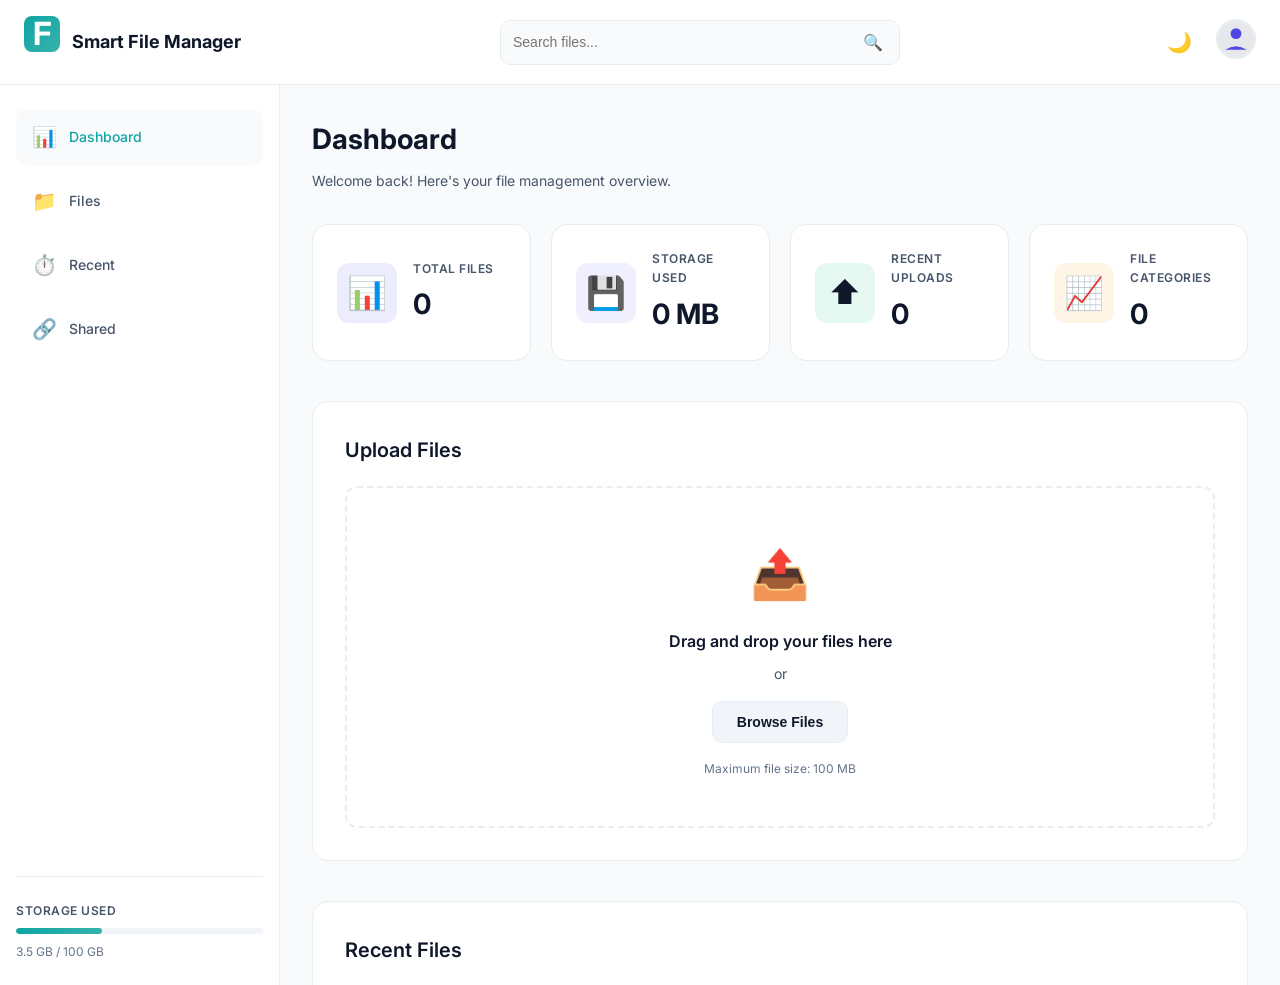
<file: frontend/index.html>
<!DOCTYPE html>
<html lang="en">

<head>
    <meta charset="UTF-8">
    <meta name="viewport" content="width=device-width, initial-scale=1.0">
    <meta name="theme-color" content="#0ea5a4">
    <title>Smart File Manager - Dashboard</title>
    <link href="https://fonts.googleapis.com/css2?family=Inter:wght@300;400;600;700;800&display=swap" rel="stylesheet">
    <link rel="stylesheet" href="style.css">
    <link rel="icon" type="image/svg+xml"
        href="data:image/svg+xml,<svg xmlns='http://www.w3.org/2000/svg' viewBox='0 0 100 100'><text y='75' font-size='75' fill='%230EA5A4'>F</text></svg>">
</head>

<body class="dashboard-page">
    <!-- Navigation -->
    <nav class="navbar">
        <div class="navbar-left">
            <div class="logo">
                <span class="logo-icon">F</span>
                <span class="logo-text">Smart File Manager</span>
            </div>
        </div>

        <div class="navbar-center">
            <div class="search-box">
                <input type="text" id="searchInput" placeholder="Search files...">
                <button type="button" onclick="performSearch()">🔍</button>
            </div>
        </div>

        <div class="navbar-right">
            <button type="button" class="btn-icon" onclick="toggleTheme()" title="Toggle theme">
                <span id="themeIcon">🌙</span>
            </button>
            <div class="user-menu">
                <button type="button" class="user-avatar" onclick="toggleUserMenu()">
                    <img src="data:image/svg+xml,<svg xmlns='http://www.w3.org/2000/svg' viewBox='0 0 100 100'><circle cx='50' cy='50' r='50' fill='%23e5e7eb'/><circle cx='50' cy='35' r='15' fill='%234F46E5'/><path d='M 20 80 Q 50 60 80 80' fill='%234F46E5'/></svg>"
                        alt="User">
                </button>
                <div class="dropdown-menu" id="userMenu">
                    <a href="#" class="menu-item">Profile</a>
                    <a href="#" class="menu-item">Settings</a>
                    <a href="#" class="menu-item">Help</a>
                    <hr>
                    <a href="#" class="menu-item" onclick="logout()">Logout</a>
                </div>
            </div>
        </div>
    </nav>

    <!-- Sidebar -->
    <aside class="sidebar">
        <div class="sidebar-menu">
            <a href="#" class="menu-item active" onclick="showSection('dashboard')">
                <span class="icon">📊</span>
                <span class="label">Dashboard</span>
            </a>
            <a href="#" class="menu-item" onclick="showSection('files')">
                <span class="icon">📁</span>
                <span class="label">Files</span>
            </a>
            <a href="#" class="menu-item" onclick="showSection('recent')">
                <span class="icon">⏱️</span>
                <span class="label">Recent</span>
            </a>
            <a href="#" class="menu-item" onclick="showSection('shared')">
                <span class="icon">🔗</span>
                <span class="label">Shared</span>
            </a>
        </div>

        <div class="sidebar-footer">
            <div class="storage-info">
                <p class="storage-label">Storage Used</p>
                <div class="storage-bar">
                    <div class="storage-used" id="storageUsed" style="width: 35%;"></div>
                </div>
                <p class="storage-text"><span id="usedStorage">3.5</span> GB / <span id="totalStorage">100</span> GB</p>
            </div>
        </div>
    </aside>

    <!-- Main Content -->
    <main class="main-content">
        <!-- Dashboard Section -->
        <section id="dashboardSection" class="content-section active">
            <div class="section-header">
                <h1>Dashboard</h1>
                <p>Welcome back! Here's your file management overview.</p>
            </div>

            <!-- Stats Grid -->
            <div class="stats-grid">
                <div class="stat-card">
                    <div class="stat-icon files">📊</div>
                    <div class="stat-info">
                        <p class="stat-label">Total Files</p>
                        <p class="stat-value" id="totalFiles">0</p>
                    </div>
                </div>

                <div class="stat-card">
                    <div class="stat-icon storage">💾</div>
                    <div class="stat-info">
                        <p class="stat-label">Storage Used</p>
                        <p class="stat-value" id="storageStat">0 MB</p>
                    </div>
                </div>

                <div class="stat-card">
                    <div class="stat-icon upload">⬆️</div>
                    <div class="stat-info">
                        <p class="stat-label">Recent Uploads</p>
                        <p class="stat-value" id="recentUploads">0</p>
                    </div>
                </div>

                <div class="stat-card">
                    <div class="stat-icon categories">📈</div>
                    <div class="stat-info">
                        <p class="stat-label">File Categories</p>
                        <p class="stat-value" id="fileCategories">0</p>
                    </div>
                </div>
            </div>

            <!-- Upload Section -->
            <div class="upload-section">
                <h2>Upload Files</h2>
                <div class="upload-area" id="uploadArea" ondrop="handleDrop(event)" ondragover="handleDragOver(event)"
                    ondragleave="handleDragLeave(event)">
                    <div class="upload-icon">📤</div>
                    <p class="upload-text">Drag and drop your files here</p>
                    <p class="upload-hint">or</p>
                    <button type="button" class="btn btn-secondary"
                        onclick="event.stopPropagation(); document.getElementById('fileInput').click()">
                        Browse Files
                    </button>
                    <input type="file" id="fileInput" multiple hidden onchange="handleFileSelect(event)">
                    <p class="upload-limit">Maximum file size: 100 MB</p>
                </div>

                <!-- Upload Progress -->
                <div id="uploadProgress" class="upload-progress" style="display: none;">
                    <div class="progress-item">
                        <p class="progress-filename" id="progressFilename">Uploading...</p>
                        <div class="progress-bar">
                            <div class="progress-fill" id="progressFill" style="width: 0%;"></div>
                        </div>
                        <p class="progress-text"><span id="progressPercent">0</span>%</p>
                    </div>
                </div>
            </div>

            <!-- Recent Files -->
            <div class="recent-section">
                <h2>Recent Files</h2>
                <div class="files-list" id="recentFilesList">
                    <div class="empty-state">
                        <p>No files uploaded yet</p>
                        <p>Start by uploading your first file above</p>
                    </div>
                </div>
            </div>
        </section>

        <!-- Files Section -->
        <section id="filesSection" class="content-section">
            <div class="section-header">
                <h1>Files</h1>
                <div class="section-controls">
                    <select id="sortBy" onchange="sortFiles(this.value)">
                        <option value="date">Sort by Date</option>
                        <option value="name">Sort by Name</option>
                        <option value="size">Sort by Size</option>
                    </select>
                </div>
            </div>

            <div class="files-container">
                <div class="files-grid" id="filesGrid">
                    <div class="empty-state">
                        <p>No files yet</p>
                    </div>
                </div>
            </div>
        </section>

        <!-- Recent Section -->
        <section id="recentSection" class="content-section">
            <div class="section-header">
                <h1>Recent Files</h1>
            </div>

            <div class="files-table">
                <table>
                    <thead>
                        <tr>
                            <th>Name</th>
                            <th>Size</th>
                            <th>Type</th>
                            <th>Uploaded</th>
                            <th>Actions</th>
                        </tr>
                    </thead>
                    <tbody id="recentTable">
                        <tr class="empty-row">
                            <td colspan="5">No recent files</td>
                        </tr>
                    </tbody>
                </table>
            </div>
        </section>

        <!-- Shared Section -->
        <section id="sharedSection" class="content-section">
            <div class="section-header">
                <h1>Shared Files</h1>
            </div>

            <div class="empty-state-large">
                <p>📤</p>
                <p>No shared files yet</p>
                <p>Share your files to collaborate with others</p>
            </div>
        </section>
    </main>

    <!-- Delete Confirmation Modal -->
    <div id="deleteModal" class="modal">
        <div class="modal-content">
            <div class="modal-header">
                <h2>Delete File?</h2>
                <button type="button" class="modal-close" onclick="closeDeleteModal()">×</button>
            </div>
            <div class="modal-body">
                <p>Are you sure you want to delete <strong id="deleteFileName"></strong>?</p>
                <p class="modal-warning">This action cannot be undone.</p>
            </div>
            <div class="modal-footer">
                <button type="button" class="btn btn-secondary" onclick="closeDeleteModal()">Cancel</button>
                <button type="button" class="btn btn-danger" onclick="confirmDelete()">Delete</button>
            </div>
        </div>
    </div>

    <!-- Toast Notifications -->
    <div id="toastContainer" class="toast-container"></div>

    <script src="script.js"></script>
</body>

</html>
</file>
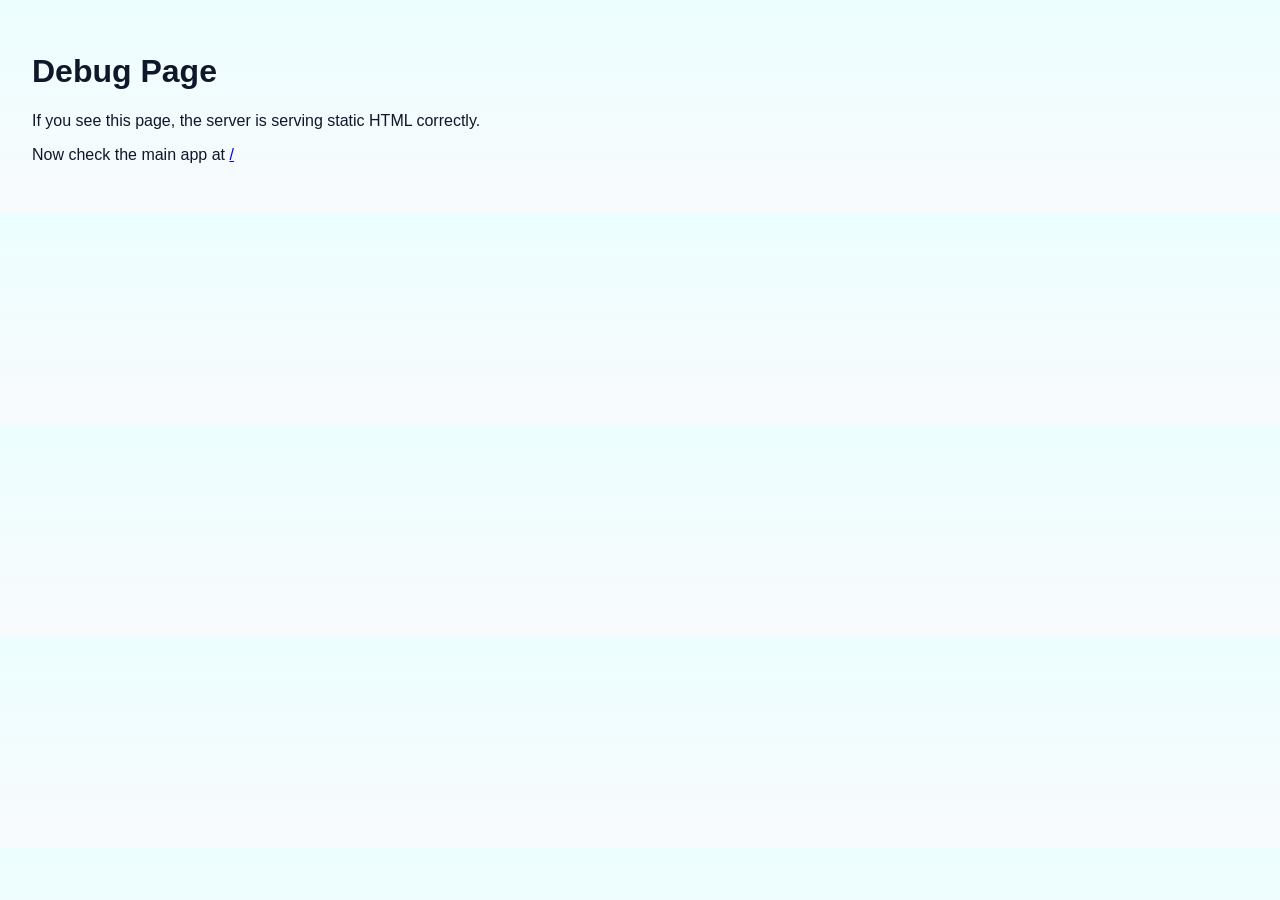
<file: frontend/debug.html>
<!doctype html>
<html>

<head>
    <meta charset="utf-8">
    <meta name="viewport" content="width=device-width,initial-scale=1">
    <title>Debug Page</title>
    <style>
        body {
            font-family: 'Inter', Arial, Helvetica, sans-serif;
            padding: 24px;
            background: linear-gradient(180deg, #ecfeff 0%, #f8fafc 100%);
            color: #0f172a;
        }
    </style>
</head>

<body>
    <h1>Debug Page</h1>
    <p>If you see this page, the server is serving static HTML correctly.</p>
    <p>Now check the main app at <a href="/">/</a></p>
</body>

</html>
</file>
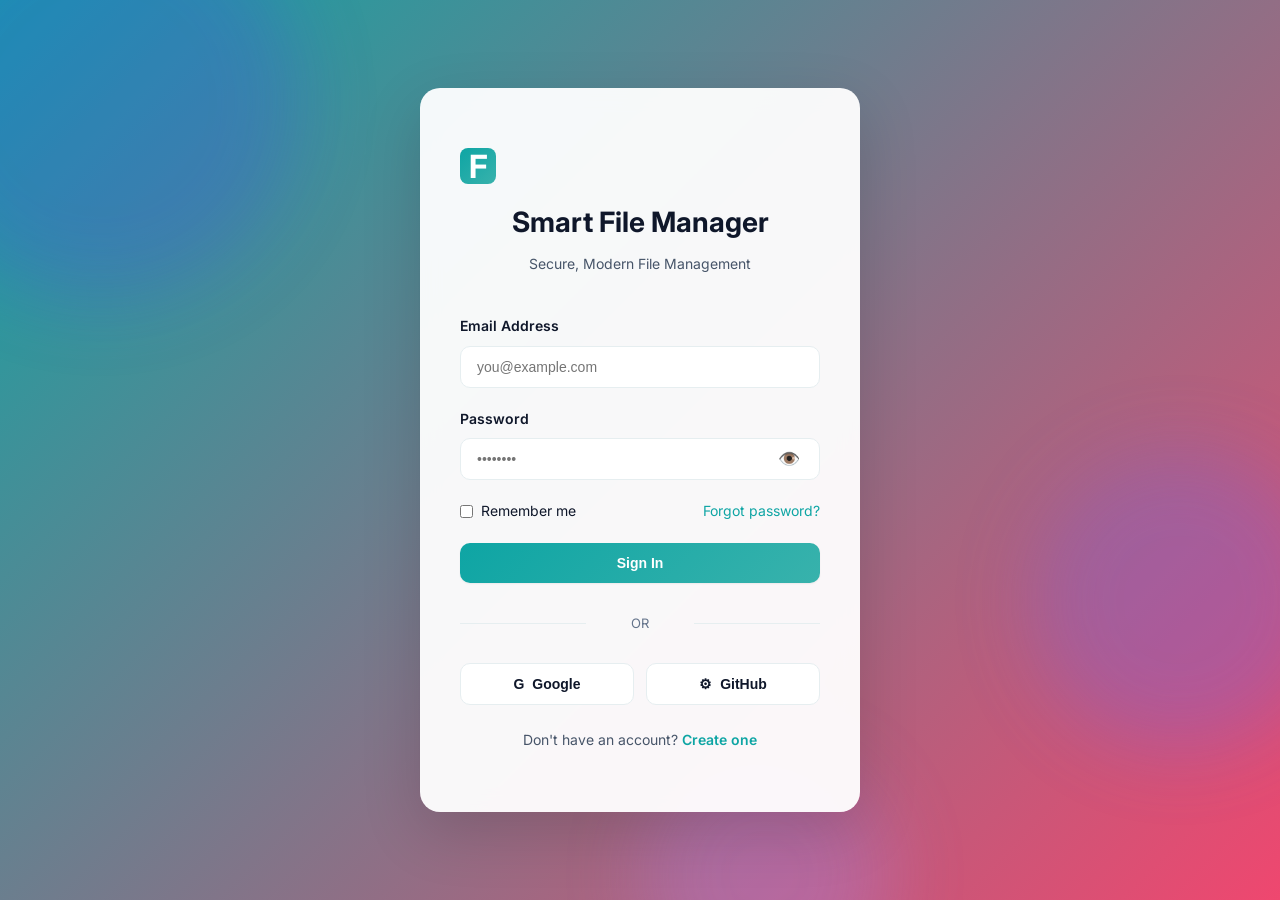
<file: frontend/login.html>
<!DOCTYPE html>
<html lang="en">

<head>
    <meta charset="UTF-8">
    <meta name="viewport" content="width=device-width, initial-scale=1.0">
    <meta name="theme-color" content="#0ea5a4">
    <title>Smart File Manager - Login</title>
    <link href="https://fonts.googleapis.com/css2?family=Inter:wght@300;400;600;700;800&display=swap" rel="stylesheet">
    <link rel="stylesheet" href="style.css">
    <link rel="icon" type="image/svg+xml"
        href="data:image/svg+xml,<svg xmlns='http://www.w3.org/2000/svg' viewBox='0 0 100 100'><text y='75' font-size='75' fill='%230EA5A4'>F</text></svg>">
</head>

<body class="auth-page">
    <div class="auth-container">
        <div class="auth-card">
            <div class="auth-header">
                <div class="logo-icon">F</div>
                <h1>Smart File Manager</h1>
                <p>Secure, Modern File Management</p>
            </div>

            <form id="loginForm" class="auth-form" onsubmit="handleLogin(event)">
                <div class="form-group">
                    <label for="email">Email Address</label>
                    <input type="email" id="email" name="email" required placeholder="you@example.com">
                </div>

                <div class="form-group">
                    <label for="password">Password</label>
                    <div class="password-input-group">
                        <input type="password" id="password" name="password" required placeholder="••••••••">
                        <button type="button" class="toggle-password" onclick="togglePasswordVisibility('password')">
                            <span id="toggleIcon">👁️</span>
                        </button>
                    </div>
                </div>

                <div class="form-options">
                    <label class="checkbox">
                        <input type="checkbox" id="rememberMe" name="rememberMe">
                        <span>Remember me</span>
                    </label>
                    <a href="#" class="forgot-link">Forgot password?</a>
                </div>

                <button type="submit" class="btn btn-primary btn-full">
                    <span class="btn-text">Sign In</span>
                    <span class="btn-loader"></span>
                </button>
            </form>

            <div class="auth-divider">OR</div>

            <div class="social-buttons">
                <button type="button" class="btn-social google">
                    <span>G</span> Google
                </button>
                <button type="button" class="btn-social github">
                    <span>⚙</span> GitHub
                </button>
            </div>

            <div class="auth-footer">
                <p>Don't have an account? <a href="signup.html" class="link">Create one</a></p>
            </div>
        </div>

        <div class="auth-background">
            <div class="gradient-blob blob-1"></div>
            <div class="gradient-blob blob-2"></div>
            <div class="gradient-blob blob-3"></div>
        </div>
    </div>

    <script src="script.js"></script>
</body>

</html>
</file>
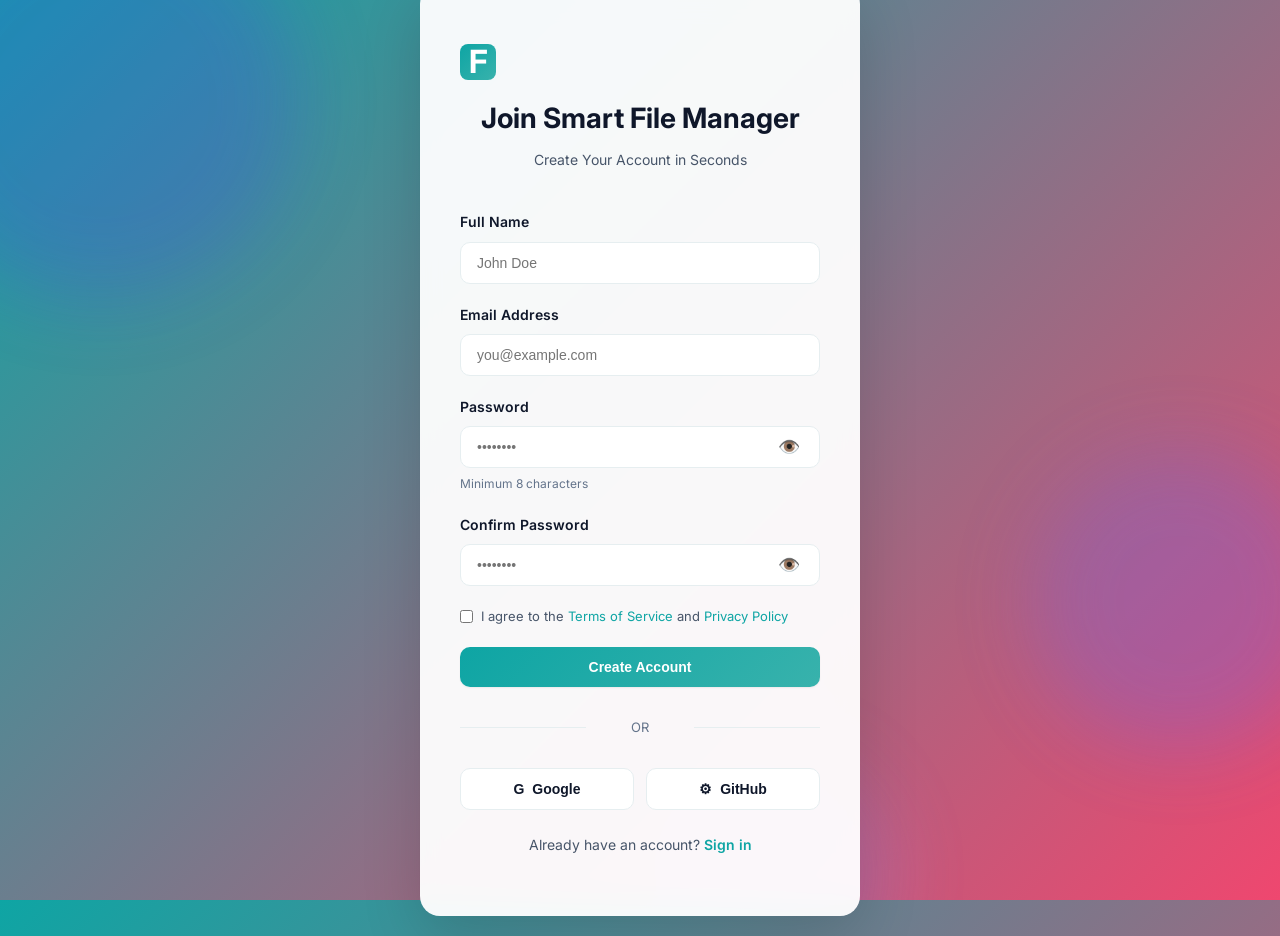
<file: frontend/signup.html>
<!DOCTYPE html>
<html lang="en">

<head>
    <meta charset="UTF-8">
    <meta name="viewport" content="width=device-width, initial-scale=1.0">
    <meta name="theme-color" content="#0ea5a4">
    <title>Smart File Manager - Sign Up</title>
    <link href="https://fonts.googleapis.com/css2?family=Inter:wght@300;400;600;700;800&display=swap" rel="stylesheet">
    <link rel="stylesheet" href="style.css">
    <link rel="icon" type="image/svg+xml"
        href="data:image/svg+xml,<svg xmlns='http://www.w3.org/2000/svg' viewBox='0 0 100 100'><text y='75' font-size='75' fill='%230EA5A4'>F</text></svg>">
</head>

<body class="auth-page">
    <div class="auth-container">
        <div class="auth-card">
            <div class="auth-header">
                <div class="logo-icon">F</div>
                <h1>Join Smart File Manager</h1>
                <p>Create Your Account in Seconds</p>
            </div>

            <form id="signupForm" class="auth-form" onsubmit="handleSignup(event)">
                <div class="form-group">
                    <label for="name">Full Name</label>
                    <input type="text" id="name" name="name" required placeholder="John Doe">
                </div>

                <div class="form-group">
                    <label for="email">Email Address</label>
                    <input type="email" id="email" name="email" required placeholder="you@example.com">
                </div>

                <div class="form-group">
                    <label for="password">Password</label>
                    <div class="password-input-group">
                        <input type="password" id="password" name="password" required placeholder="••••••••">
                        <button type="button" class="toggle-password" onclick="togglePasswordVisibility('password')">
                            <span id="toggleIcon">👁️</span>
                        </button>
                    </div>
                    <small class="password-hint">Minimum 8 characters</small>
                </div>

                <div class="form-group">
                    <label for="confirmPassword">Confirm Password</label>
                    <div class="password-input-group">
                        <input type="password" id="confirmPassword" name="confirmPassword" required
                            placeholder="••••••••">
                        <button type="button" class="toggle-password"
                            onclick="togglePasswordVisibility('confirmPassword')">
                            <span id="toggleIcon">👁️</span>
                        </button>
                    </div>
                </div>

                <label class="checkbox terms">
                    <input type="checkbox" id="terms" name="terms" required>
                    <span>I agree to the <a href="#" class="link">Terms of Service</a> and <a href="#"
                            class="link">Privacy Policy</a></span>
                </label>

                <button type="submit" class="btn btn-primary btn-full">
                    <span class="btn-text">Create Account</span>
                    <span class="btn-loader"></span>
                </button>
            </form>

            <div class="auth-divider">OR</div>

            <div class="social-buttons">
                <button type="button" class="btn-social google">
                    <span>G</span> Google
                </button>
                <button type="button" class="btn-social github">
                    <span>⚙</span> GitHub
                </button>
            </div>

            <div class="auth-footer">
                <p>Already have an account? <a href="login.html" class="link">Sign in</a></p>
            </div>
        </div>

        <div class="auth-background">
            <div class="gradient-blob blob-1"></div>
            <div class="gradient-blob blob-2"></div>
            <div class="gradient-blob blob-3"></div>
        </div>
    </div>

    <script src="script.js"></script>
</body>

</html>
</file>
<file: frontend/style.css>
/* ===========================
   SMART FILE MANAGER CSS
   Modern, Professional Design
   =========================== */

/* CSS Variables for theming */
:root {
  /* Primary (teal) and accent (coral) modern palette */
  --primary-color: #0ea5a4;
  --primary-dark: #0b9a92;
  --primary-light: #38b2ac;
  --accent-color: #ef476f;
  --secondary-color: #64748b;
  --danger-color: #ef4444;
  --warning-color: #f59e0b;
  --info-color: #3b82f6;

  --text-primary: #0f172a;
  --text-secondary: #475569;
  --text-tertiary: #64748b;
  --bg-primary: #ffffff;
  --bg-secondary: #f8fafc;
  --bg-tertiary: #f1f5f9;
  --border-color: #e6eef0;
  --shadow-sm: 0 1px 2px rgba(2,6,23,0.06);
  --shadow-md: 0 6px 18px rgba(2,6,23,0.08);
  --shadow-lg: 0 12px 30px rgba(2,6,23,0.09);
  --shadow-xl: 0 24px 50px rgba(2,6,23,0.10);

  --transition: all 0.25s cubic-bezier(.4,0,.2,1);
}

/* Debug overrides removed - restoring original layout styles */

/* EMERGENCY: ensure layout containers have height and grid layout */
html,
body {
  height: 100% !important;
}

.dashboard-page {
  display: grid !important;
  grid-template-columns: 280px 1fr !important;
  grid-template-rows: auto 1fr !important;
  min-height: 100vh !important;
}

main,
.main-content {
  min-height: 100vh !important;
}

/* Dark Mode */
body.dark-mode {
  --text-primary: #f9fafb;
  --text-secondary: #d1d5db;
  --text-tertiary: #9ca3af;
  --bg-primary: #111827;
  --bg-secondary: #1f2937;
  --bg-tertiary: #374151;
  --border-color: #4b5563;
}

/* ===========================
   GLOBAL STYLES
   =========================== */

* {
  margin: 0;
  padding: 0;
  box-sizing: border-box;
}

html {
  scroll-behavior: smooth;
}

body {
  font-family: 'Inter', -apple-system, BlinkMacSystemFont, "Segoe UI", Roboto, Oxygen, Ubuntu, Cantarell, sans-serif;
  background-color: var(--bg-secondary);
  color: var(--text-primary);
  transition: var(--transition);
  line-height: 1.6;
}

/* Buttons (modern, elevated) */
.btn {
  display: inline-flex;
  align-items: center;
  gap: 8px;
  padding: 10px 14px;
  border-radius: 10px;
  font-weight: 600;
  cursor: pointer;
  transition: var(--transition);
  border: 1px solid transparent;
}

.btn-primary {
  background: linear-gradient(90deg, var(--primary-color), var(--primary-light));
  color: #fff;
  box-shadow: var(--shadow-sm);
  border: none;
}

.btn-primary:hover { transform: translateY(-2px); box-shadow: var(--shadow-md); }

.btn-secondary {
  background: transparent;
  color: var(--text-primary);
  border: 1px solid var(--border-color);
}

.btn-danger { background: var(--danger-color); color: #fff; }

.btn-full { width: 100%; }

/* ===========================
   AUTHENTICATION PAGES
   =========================== */

.auth-page {
  display: flex;
  justify-content: center;
  align-items: center;
  min-height: 100vh;
  background: linear-gradient(135deg, var(--primary-color) 0%, var(--accent-color) 100%);
}

.auth-container {
  position: relative;
  width: 100%;
  max-width: 480px;
  padding: 20px;
}

.auth-background {
  position: fixed;
  top: 0;
  left: 0;
  width: 100%;
  height: 100%;
  overflow: hidden;
  z-index: -1;
}

.gradient-blob {
  position: absolute;
  filter: blur(40px);
  opacity: 0.7;
  border-radius: 50%;
  animation: float 8s infinite ease-in-out;
}

.blob-1 {
  width: 400px;
  height: 400px;
  background: rgba(79, 70, 229, 0.4);
  top: -100px;
  left: -100px;
  animation-delay: 0s;
}

.blob-2 {
  width: 300px;
  height: 300px;
  background: rgba(99, 102, 241, 0.4);
  top: 50%;
  right: -50px;
  animation-delay: 2s;
}

.blob-3 {
  width: 250px;
  height: 250px;
  background: rgba(167, 139, 250, 0.4);
  bottom: -100px;
  left: 50%;
  animation-delay: 4s;
}

@keyframes float {
  0%,
  100% {
    transform: translate(0, 0);
  }
  50% {
    transform: translate(30px, -30px);
  }
}

.auth-card {
  background: rgba(255, 255, 255, 0.95);
  backdrop-filter: blur(10px);
  border-radius: 20px;
  padding: 60px 40px;
  box-shadow: 0 20px 60px rgba(0, 0, 0, 0.15);
  animation: slideIn 0.5s ease;
  z-index: 1;
}

@keyframes slideIn {
  from {
    opacity: 0;
    transform: translateY(30px);
  }
  to {
    opacity: 1;
    transform: translateY(0);
  }
}

.auth-header {
  text-align: center;
  margin-bottom: 40px;
}

.logo-icon {
  display: inline-flex;
  align-items: center;
  justify-content: center;
  width: 60px;
  height: 60px;
  background: linear-gradient(135deg, var(--primary-color), var(--accent-color));
  color: white;
  font-size: 32px;
  font-weight: 700;
  border-radius: 12px;
  margin-bottom: 16px;
}

.auth-header h1 {
  font-size: 28px;
  font-weight: 700;
  margin-bottom: 8px;
  color: var(--text-primary);
}

.auth-header p {
  color: var(--text-secondary);
  font-size: 14px;
}

.auth-form {
  margin-bottom: 24px;
}

.form-group {
  margin-bottom: 20px;
}

.form-group label {
  display: block;
  font-size: 14px;
  font-weight: 600;
  margin-bottom: 8px;
  color: var(--text-primary);
}

.form-group input,
.form-group select {
  width: 100%;
  padding: 12px 16px;
  border: 1px solid var(--border-color);
  border-radius: 10px;
  font-size: 14px;
  background: var(--bg-primary);
  color: var(--text-primary);
  transition: var(--transition);
}

.form-group input:focus,
.form-group select:focus {
  outline: none;
  border-color: var(--primary-color);
  box-shadow: 0 0 0 3px rgba(79, 70, 229, 0.1);
}

.password-input-group {
  position: relative;
  display: flex;
  align-items: center;
}

.password-input-group input {
  flex: 1;
  padding-right: 45px;
}

.toggle-password {
  position: absolute;
  right: 12px;
  background: none;
  border: none;
  cursor: pointer;
  font-size: 18px;
  padding: 8px;
  transition: var(--transition);
}

.toggle-password:hover {
  transform: scale(1.1);
}

.password-hint {
  display: block;
  font-size: 12px;
  color: var(--text-tertiary);
  margin-top: 6px;
}

.form-options {
  display: flex;
  justify-content: space-between;
  align-items: center;
  margin-bottom: 20px;
  font-size: 14px;
}

.checkbox {
  display: flex;
  align-items: center;
  cursor: pointer;
  user-select: none;
}

.checkbox input {
  width: auto;
  margin-right: 8px;
  cursor: pointer;
}

.checkbox.terms {
  margin-bottom: 20px;
}

.checkbox.terms span {
  font-size: 13px;
  color: var(--text-secondary);
}

.forgot-link {
  color: var(--primary-color);
  text-decoration: none;
  transition: var(--transition);
}

.forgot-link:hover {
  color: var(--primary-dark);
  text-decoration: underline;
}

.auth-divider {
  text-align: center;
  margin: 30px 0;
  position: relative;
  color: var(--text-tertiary);
  font-size: 13px;
}

.auth-divider::before {
  content: "";
  position: absolute;
  left: 0;
  top: 50%;
  width: 35%;
  height: 1px;
  background: var(--border-color);
}

.auth-divider::after {
  content: "";
  position: absolute;
  right: 0;
  top: 50%;
  width: 35%;
  height: 1px;
  background: var(--border-color);
}

.social-buttons {
  display: grid;
  grid-template-columns: 1fr 1fr;
  gap: 12px;
  margin-bottom: 24px;
}

.btn-social {
  padding: 12px 16px;
  border: 1px solid var(--border-color);
  border-radius: 10px;
  background: var(--bg-primary);
  color: var(--text-primary);
  cursor: pointer;
  font-size: 14px;
  font-weight: 600;
  transition: var(--transition);
  display: flex;
  align-items: center;
  justify-content: center;
  gap: 8px;
}

.btn-social:hover {
  background: var(--bg-tertiary);
  border-color: var(--primary-color);
  transform: translateY(-2px);
}

.btn-social span {
  font-weight: 700;
}

.auth-footer {
  text-align: center;
  font-size: 14px;
  color: var(--text-secondary);
}

.auth-footer .link {
  color: var(--primary-color);
  text-decoration: none;
  font-weight: 600;
  transition: var(--transition);
}

.auth-footer .link:hover {
  color: var(--primary-dark);
}

/* ===========================
   BUTTONS
   =========================== */

.btn {
  padding: 12px 24px;
  border: none;
  border-radius: 10px;
  font-size: 14px;
  font-weight: 600;
  cursor: pointer;
  transition: var(--transition);
  display: inline-flex;
  align-items: center;
  justify-content: center;
  gap: 8px;
  position: relative;
  overflow: hidden;
}

.btn-primary {
  background: linear-gradient(
    135deg,
    var(--primary-color),
    var(--primary-light)
  );
  color: white;
}

.btn-primary:hover {
  transform: translateY(-2px);
  box-shadow: 0 10px 20px rgba(79, 70, 229, 0.3);
}

.btn-primary:active {
  transform: translateY(0);
}

.btn-secondary {
  background: var(--bg-tertiary);
  color: var(--text-primary);
  border: 1px solid var(--border-color);
}

.btn-secondary:hover {
  background: var(--border-color);
  transform: translateY(-2px);
}

.btn-danger {
  background: var(--danger-color);
  color: white;
}

.btn-danger:hover {
  background: #dc2626;
  transform: translateY(-2px);
}

.btn-full {
  width: 100%;
}

.btn-icon {
  background: none;
  border: none;
  cursor: pointer;
  font-size: 20px;
  padding: 8px;
  border-radius: 8px;
  transition: var(--transition);
}

.btn-icon:hover {
  background: var(--bg-tertiary);
}

.btn-text {
  display: flex;
}

.btn-loader {
  display: none;
  width: 16px;
  height: 16px;
  border: 2px solid rgba(255, 255, 255, 0.3);
  border-top-color: white;
  border-radius: 50%;
  animation: spin 0.6s linear infinite;
}

.btn.loading .btn-text {
  display: none;
}

.btn.loading .btn-loader {
  display: flex;
}

@keyframes spin {
  to {
    transform: rotate(360deg);
  }
}

/* ===========================
   DASHBOARD LAYOUT
   =========================== */

.dashboard-page {
  display: grid;
  grid-template-columns: 280px 1fr;
  grid-template-rows: auto 1fr;
  min-height: 100vh;
  gap: 0;
}

/* Navigation Bar */
.navbar {
  grid-column: 1 / -1;
  display: flex;
  justify-content: space-between;
  align-items: center;
  padding: 16px 24px;
  background: var(--bg-primary);
  border-bottom: 1px solid var(--border-color);
  gap: 24px;
  position: sticky;
  top: 0;
  z-index: 100;
}

.navbar-left {
  flex: 0 0 auto;
}

.logo {
  display: flex;
  align-items: center;
  gap: 12px;
  text-decoration: none;
  color: var(--text-primary);
  font-weight: 700;
  font-size: 18px;
  transition: var(--transition);
}

.logo:hover {
  color: var(--primary-color);
}

.logo-icon {
  display: flex;
  align-items: center;
  justify-content: center;
  width: 36px;
  height: 36px;
  background: linear-gradient(
    135deg,
    var(--primary-color),
    var(--primary-light)
  );
  color: white;
  border-radius: 8px;
  font-weight: bold;
}

.navbar-center {
  flex: 1;
  max-width: 400px;
}

.search-box {
  display: flex;
  align-items: center;
  background: var(--bg-secondary);
  border: 1px solid var(--border-color);
  border-radius: 10px;
  padding: 8px 12px;
  gap: 8px;
}

.search-box input {
  flex: 1;
  background: none;
  border: none;
  outline: none;
  color: var(--text-primary);
  font-size: 14px;
}

.search-box button {
  background: none;
  border: none;
  cursor: pointer;
  font-size: 16px;
  padding: 4px;
}

.navbar-right {
  display: flex;
  align-items: center;
  gap: 16px;
}

.user-menu {
  position: relative;
}

.user-avatar {
  width: 40px;
  height: 40px;
  border-radius: 50%;
  background: var(--bg-secondary);
  border: 2px solid var(--border-color);
  cursor: pointer;
  overflow: hidden;
  transition: var(--transition);
}

.user-avatar:hover {
  border-color: var(--primary-color);
}

.user-avatar img {
  width: 100%;
  height: 100%;
  object-fit: cover;
}

.dropdown-menu {
  position: absolute;
  top: 100%;
  right: 0;
  background: var(--bg-primary);
  border: 1px solid var(--border-color);
  border-radius: 10px;
  box-shadow: var(--shadow-lg);
  min-width: 200px;
  margin-top: 8px;
  z-index: 1000;
  opacity: 0;
  visibility: hidden;
  transform: translateY(-10px);
  transition: var(--transition);
}

.dropdown-menu.open {
  opacity: 1;
  visibility: visible;
  transform: translateY(0);
}

.menu-item {
  display: block;
  padding: 12px 16px;
  color: var(--text-primary);
  text-decoration: none;
  font-size: 14px;
  transition: var(--transition);
  border: none;
  background: none;
  cursor: pointer;
  width: 100%;
  text-align: left;
}

.menu-item:hover {
  background: var(--bg-secondary);
  color: var(--primary-color);
}

.dropdown-menu hr {
  margin: 8px 0;
  border: none;
  border-top: 1px solid var(--border-color);
}

/* Sidebar */
.sidebar {
  grid-row: 2;
  grid-column: 1;
  background: var(--bg-primary);
  border-right: 1px solid var(--border-color);
  display: flex;
  flex-direction: column;
  padding: 24px 16px;
  gap: 24px;
}

.sidebar-menu {
  display: flex;
  flex-direction: column;
  gap: 8px;
}

.sidebar .menu-item {
  display: flex;
  align-items: center;
  gap: 12px;
  padding: 12px 16px;
  border-radius: 10px;
  color: var(--text-secondary);
  text-decoration: none;
  transition: var(--transition);
  border: none;
  background: none;
  cursor: pointer;
  font-size: 14px;
  font-weight: 500;
}

.sidebar .menu-item:hover,
.sidebar .menu-item.active {
  background: var(--bg-secondary);
  color: var(--primary-color);
}

.sidebar .menu-item .icon {
  font-size: 20px;
}

.sidebar .menu-item .label {
  flex: 1;
}

.sidebar-footer {
  margin-top: auto;
  padding-top: 24px;
  border-top: 1px solid var(--border-color);
}

.storage-info {
  display: flex;
  flex-direction: column;
  gap: 8px;
}

.storage-label {
  font-size: 12px;
  font-weight: 600;
  color: var(--text-secondary);
  text-transform: uppercase;
  letter-spacing: 0.5px;
}

.storage-bar {
  height: 6px;
  background: var(--bg-tertiary);
  border-radius: 3px;
  overflow: hidden;
}

.storage-used {
  height: 100%;
  background: linear-gradient(
    90deg,
    var(--primary-color),
    var(--primary-light)
  );
  border-radius: 3px;
  transition: width 0.3s ease;
}

.storage-text {
  font-size: 12px;
  color: var(--text-tertiary);
}

/* Main Content */
.main-content {
  grid-row: 2;
  grid-column: 2;
  padding: 32px;
  overflow-y: auto;
  background: var(--bg-secondary);
}

.content-section {
  display: none;
  animation: fadeIn 0.3s ease;
}

.content-section.active {
  display: block;
}

@keyframes fadeIn {
  from {
    opacity: 0;
    transform: translateY(10px);
  }
  to {
    opacity: 1;
    transform: translateY(0);
  }
}

.section-header {
  margin-bottom: 32px;
}

.section-header h1 {
  font-size: 28px;
  font-weight: 700;
  margin-bottom: 8px;
}

.section-header p {
  color: var(--text-secondary);
  font-size: 14px;
}

.section-controls {
  display: flex;
  gap: 12px;
  margin-top: 16px;
}

.section-controls select {
  padding: 8px 12px;
  border: 1px solid var(--border-color);
  border-radius: 8px;
  background: var(--bg-primary);
  color: var(--text-primary);
  font-size: 14px;
  cursor: pointer;
}

/* Stats Grid */
.stats-grid {
  display: grid;
  grid-template-columns: repeat(auto-fit, minmax(200px, 1fr));
  gap: 20px;
  margin-bottom: 40px;
}

.stat-card {
  background: var(--bg-primary);
  border: 1px solid var(--border-color);
  border-radius: 16px;
  padding: 24px;
  display: flex;
  align-items: center;
  gap: 16px;
  transition: var(--transition);
}

.stat-card:hover {
  border-color: var(--primary-color);
  box-shadow: var(--shadow-md);
  transform: translateY(-4px);
}

.stat-icon {
  font-size: 32px;
  width: 60px;
  height: 60px;
  display: flex;
  align-items: center;
  justify-content: center;
  border-radius: 12px;
  flex-shrink: 0;
}

.stat-icon.files {
  background: rgba(79, 70, 229, 0.1);
}

.stat-icon.storage {
  background: rgba(99, 102, 241, 0.1);
}

.stat-icon.upload {
  background: rgba(16, 185, 129, 0.1);
}

.stat-icon.categories {
  background: rgba(245, 158, 11, 0.1);
}

.stat-info {
  flex: 1;
}

.stat-label {
  font-size: 12px;
  color: var(--text-secondary);
  text-transform: uppercase;
  letter-spacing: 0.5px;
  margin-bottom: 4px;
  font-weight: 600;
}

.stat-value {
  font-size: 28px;
  font-weight: 700;
  color: var(--text-primary);
}

/* Upload Section */
.upload-section {
  background: var(--bg-primary);
  border-radius: 16px;
  padding: 32px;
  margin-bottom: 40px;
  border: 1px solid var(--border-color);
}

.upload-section h2 {
  font-size: 20px;
  font-weight: 600;
  margin-bottom: 20px;
}

.upload-area {
  border: 2px dashed var(--border-color);
  border-radius: 12px;
  padding: 48px 24px;
  text-align: center;
  transition: var(--transition);
  cursor: pointer;
}

.upload-area:hover,
.upload-area.dragover {
  border-color: var(--primary-color);
  background: rgba(79, 70, 229, 0.05);
}

.upload-icon {
  font-size: 48px;
  margin-bottom: 16px;
  animation: bounce 2s infinite;
}

@keyframes bounce {
  0%,
  100% {
    transform: translateY(0);
  }
  50% {
    transform: translateY(-10px);
  }
}

.upload-text {
  font-size: 16px;
  font-weight: 600;
  color: var(--text-primary);
  margin-bottom: 8px;
}

.upload-hint {
  font-size: 14px;
  color: var(--text-secondary);
  margin-bottom: 16px;
}

.upload-limit {
  font-size: 12px;
  color: var(--text-tertiary);
  margin-top: 16px;
}

.upload-progress {
  margin-top: 20px;
}

.progress-item {
  background: var(--bg-secondary);
  border-radius: 12px;
  padding: 16px;
  margin-bottom: 12px;
}

.progress-filename {
  font-size: 14px;
  font-weight: 600;
  margin-bottom: 8px;
  color: var(--text-primary);
}

.progress-bar {
  height: 6px;
  background: var(--bg-tertiary);
  border-radius: 3px;
  overflow: hidden;
  margin-bottom: 8px;
}

.progress-fill {
  height: 100%;
  background: linear-gradient(
    90deg,
    var(--primary-color),
    var(--primary-light)
  );
  border-radius: 3px;
  transition: width 0.3s ease;
}

.progress-text {
  font-size: 12px;
  color: var(--text-secondary);
  text-align: right;
}

/* Recent Section */
.recent-section {
  background: var(--bg-primary);
  border-radius: 16px;
  padding: 32px;
  border: 1px solid var(--border-color);
}

.recent-section h2 {
  font-size: 20px;
  font-weight: 600;
  margin-bottom: 20px;
}

.files-list {
  display: grid;
  grid-template-columns: repeat(auto-fill, minmax(160px, 1fr));
  gap: 16px;
}

.file-card {
  background: var(--bg-secondary);
  border: 1px solid var(--border-color);
  border-radius: 12px;
  padding: 16px;
  text-align: center;
  transition: var(--transition);
  position: relative;
  group: group;
}

.file-card:hover {
  border-color: var(--primary-color);
  box-shadow: var(--shadow-md);
  transform: translateY(-4px);
}

.file-icon {
  font-size: 32px;
  margin-bottom: 12px;
}

.file-name {
  font-size: 13px;
  font-weight: 600;
  color: var(--text-primary);
  word-break: break-word;
  margin-bottom: 8px;
  display: -webkit-box;
  -webkit-line-clamp: 2;
  -webkit-box-orient: vertical;
  overflow: hidden;
}

.file-size {
  font-size: 12px;
  color: var(--text-tertiary);
  margin-bottom: 12px;
}

.file-actions {
  display: flex;
  gap: 6px;
  justify-content: center;
}

.file-action-btn {
  background: none;
  border: none;
  cursor: pointer;
  font-size: 16px;
  padding: 6px;
  border-radius: 6px;
  transition: var(--transition);
  opacity: 1;
}

.file-action-btn:hover {
  background: var(--bg-tertiary);
  transform: scale(1.1);
}

/* Files Grid */
.files-container {
  background: var(--bg-primary);
  border-radius: 16px;
  padding: 32px;
  border: 1px solid var(--border-color);
}

.files-grid {
  display: grid;
  grid-template-columns: repeat(auto-fill, minmax(200px, 1fr));
  gap: 20px;
}

/* Files Table */
.files-table {
  background: var(--bg-primary);
  border-radius: 16px;
  padding: 24px;
  border: 1px solid var(--border-color);
  overflow-x: auto;
}

table {
  width: 100%;
  border-collapse: collapse;
}

thead {
  background: var(--bg-secondary);
}

th {
  padding: 12px 16px;
  text-align: left;
  font-size: 13px;
  font-weight: 600;
  color: var(--text-secondary);
  text-transform: uppercase;
  letter-spacing: 0.5px;
  border-bottom: 1px solid var(--border-color);
}

td {
  padding: 16px;
  border-bottom: 1px solid var(--border-color);
  font-size: 14px;
  color: var(--text-primary);
}

tbody tr:hover {
  background: var(--bg-secondary);
}

.empty-row {
  text-align: center;
  color: var(--text-secondary);
}

.empty-state {
  text-align: center;
  padding: 48px 24px;
  color: var(--text-secondary);
}

.empty-state p:first-child {
  font-size: 18px;
  font-weight: 600;
  margin-bottom: 8px;
}

.empty-state p:last-child {
  font-size: 14px;
  color: var(--text-tertiary);
}

.empty-state-large {
  text-align: center;
  padding: 96px 24px;
  color: var(--text-secondary);
}

.empty-state-large p:first-child {
  font-size: 64px;
  margin-bottom: 16px;
}

.empty-state-large p:nth-child(2) {
  font-size: 20px;
  font-weight: 600;
  margin-bottom: 8px;
}

.empty-state-large p:last-child {
  font-size: 14px;
  color: var(--text-tertiary);
}

/* Modal */
.modal {
  position: fixed;
  top: 0;
  left: 0;
  width: 100%;
  height: 100%;
  background: rgba(0, 0, 0, 0.5);
  display: flex;
  align-items: center;
  justify-content: center;
  z-index: 2000;
  opacity: 0;
  visibility: hidden;
  transition: var(--transition);
}

.modal.open {
  opacity: 1;
  visibility: visible;
}

.modal-content {
  background: var(--bg-primary);
  border-radius: 16px;
  width: 90%;
  max-width: 400px;
  animation: slideUp 0.3s ease;
  box-shadow: var(--shadow-xl);
}

@keyframes slideUp {
  from {
    opacity: 0;
    transform: translateY(30px);
  }
  to {
    opacity: 1;
    transform: translateY(0);
  }
}

.modal-header {
  display: flex;
  justify-content: space-between;
  align-items: center;
  padding: 24px;
  border-bottom: 1px solid var(--border-color);
}

.modal-header h2 {
  font-size: 18px;
  font-weight: 700;
}

.modal-close {
  background: none;
  border: none;
  font-size: 24px;
  cursor: pointer;
  color: var(--text-secondary);
  transition: var(--transition);
  padding: 0;
  width: 32px;
  height: 32px;
  display: flex;
  align-items: center;
  justify-content: center;
}

.modal-close:hover {
  color: var(--text-primary);
}

.modal-body {
  padding: 24px;
}

.modal-body p {
  margin-bottom: 8px;
  font-size: 14px;
  color: var(--text-primary);
}

.modal-warning {
  color: var(--warning-color);
  font-weight: 600;
  margin-top: 12px;
}

.modal-footer {
  display: flex;
  gap: 12px;
  padding: 24px;
  border-top: 1px solid var(--border-color);
  justify-content: flex-end;
}

/* Toast Notifications */
.toast-container {
  position: fixed;
  top: 24px;
  right: 24px;
  z-index: 3000;
  display: flex;
  flex-direction: column;
  gap: 12px;
}

.toast {
  background: var(--bg-primary);
  border-left: 4px solid var(--primary-color);
  border-radius: 8px;
  padding: 16px;
  min-width: 300px;
  box-shadow: var(--shadow-lg);
  animation: slideInRight 0.3s ease;
  display: flex;
  align-items: flex-start;
  gap: 12px;
}

@keyframes slideInRight {
  from {
    opacity: 0;
    transform: translateX(100px);
  }
  to {
    opacity: 1;
    transform: translateX(0);
  }
}

.toast.success {
  border-left-color: var(--secondary-color);
}

.toast.error {
  border-left-color: var(--danger-color);
}

.toast.warning {
  border-left-color: var(--warning-color);
}

.toast.info {
  border-left-color: var(--info-color);
}

.toast-icon {
  font-size: 20px;
  flex-shrink: 0;
}

.toast-content {
  flex: 1;
}

.toast-title {
  font-weight: 600;
  font-size: 14px;
  margin-bottom: 4px;
  color: var(--text-primary);
}

.toast-message {
  font-size: 13px;
  color: var(--text-secondary);
}

/* Link */
.link {
  color: var(--primary-color);
  text-decoration: none;
  transition: var(--transition);
}

.link:hover {
  color: var(--primary-dark);
  text-decoration: underline;
}

/* ===========================
   RESPONSIVE DESIGN
   =========================== */

@media (max-width: 1024px) {
  .dashboard-page {
    grid-template-columns: 1fr;
  }

  .sidebar {
    grid-row: 1;
    grid-column: 1;
    border-right: none;
    border-bottom: 1px solid var(--border-color);
    flex-direction: row;
    gap: 16px;
    padding: 12px 16px;
    overflow-x: auto;
  }

  .sidebar-menu {
    flex-direction: row;
    flex: 1;
  }

  .sidebar-footer {
    border-top: none;
    border-left: 1px solid var(--border-color);
    padding-left: 16px;
    padding-top: 0;
    margin-top: 0;
  }

  .navbar {
    flex-wrap: wrap;
    gap: 12px;
  }

  .navbar-center {
    flex-basis: 100%;
    order: 3;
    max-width: none;
  }

  .stats-grid {
    grid-template-columns: repeat(2, 1fr);
  }

  .files-grid {
    grid-template-columns: repeat(auto-fill, minmax(150px, 1fr));
  }

  .main-content {
    padding: 20px;
  }
}

@media (max-width: 768px) {
  .auth-card {
    padding: 40px 24px;
  }

  .dashboard-page {
    grid-template-rows: auto auto 1fr;
  }

  .sidebar {
    padding: 12px 8px;
  }

  .sidebar .menu-item {
    padding: 10px 12px;
    font-size: 12px;
  }

  .sidebar .menu-item .icon {
    font-size: 18px;
  }

  .storage-info {
    flex-direction: row;
    align-items: center;
    gap: 12px;
  }

  .storage-label {
    flex-shrink: 0;
  }

  .storage-bar {
    flex: 1;
    min-width: 100px;
  }

  .stats-grid {
    grid-template-columns: 1fr;
  }

  .files-grid {
    grid-template-columns: repeat(auto-fill, minmax(120px, 1fr));
  }

  .section-header h1 {
    font-size: 24px;
  }

  .upload-section,
  .recent-section,
  .files-container,
  .files-table {
    padding: 20px;
  }

  .upload-area {
    padding: 32px 16px;
  }

  .upload-icon {
    font-size: 40px;
  }

  .modal-content {
    width: 95%;
    max-width: 90vw;
  }

  .toast-container {
    right: 12px;
    left: 12px;
  }

  .toast {
    min-width: auto;
  }

  table {
    font-size: 12px;
  }

  th,
  td {
    padding: 8px 12px;
  }
}

@media (max-width: 480px) {
  .auth-card {
    padding: 32px 20px;
  }

  .auth-header {
    margin-bottom: 32px;
  }

  .navbar {
    padding: 12px 16px;
    flex-direction: column;
    gap: 8px;
  }

  .navbar-left,
  .navbar-center,
  .navbar-right {
    width: 100%;
  }

  .navbar-center {
    order: 3;
  }

  .search-box {
    width: 100%;
  }

  .sidebar {
    flex-direction: column;
    padding: 12px 8px;
    border-bottom: none;
    border-right: 1px solid var(--border-color);
    position: fixed;
    left: 0;
    top: 60px;
    width: auto;
    max-width: 280px;
    height: calc(100vh - 60px);
    overflow-y: auto;
    transform: translateX(-100%);
    transition: transform 0.3s ease;
    z-index: 99;
  }

  .sidebar.open {
    transform: translateX(0);
  }

  .sidebar-menu {
    flex-direction: column;
  }

  .sidebar-footer {
    border-left: none;
    border-top: 1px solid var(--border-color);
    padding-left: 0;
    padding-top: 16px;
    margin-top: auto;
  }

  .main-content {
    padding: 16px;
  }

  .section-header h1 {
    font-size: 20px;
  }

  .upload-section,
  .recent-section,
  .files-container,
  .files-table {
    padding: 16px;
  }

  .upload-area {
    padding: 24px 12px;
  }

  .modal-content {
    width: 95%;
    max-width: 95vw;
  }

  .modal-header,
  .modal-body,
  .modal-footer {
    padding: 16px;
  }

  .social-buttons {
    grid-template-columns: 1fr;
  }

  .stat-card {
    flex-direction: column;
    text-align: center;
  }

  table {
    font-size: 11px;
  }

  th,
  td {
    padding: 6px 8px;
  }
}

/* ===========================
   ACCESSIBILITY
   =========================== */

@media (prefers-reduced-motion: reduce) {
  * {
    animation-duration: 0.01ms !important;
    animation-iteration-count: 1 !important;
    transition-duration: 0.01ms !important;
    scroll-behavior: auto !important;
  }
}

/* Focus Styles for Keyboard Navigation */
.btn:focus,
.menu-item:focus,
input:focus,
button:focus {
  outline: 2px solid var(--primary-color);
  outline-offset: 2px;
}

/* Print Styles */
@media print {
  .navbar,
  .sidebar,
  .modal,
  .toast-container {
    display: none;
  }

  .main-content {
    padding: 0;
  }
}

/* DEBUG: temporary outlines to help locate hidden/overlay elements. Remove after debugging. */
body.debug-outline * {
  outline: 1px dashed rgba(255, 0, 0, 0.25) !important;
}

/* also show a semi-transparent background to reveal stacking order */
body.debug-outline::before {
  content: "";
  position: fixed;
  top: 0;
  left: 0;
  width: 100vw;
  height: 100vh;
  pointer-events: none;
}
</file>
